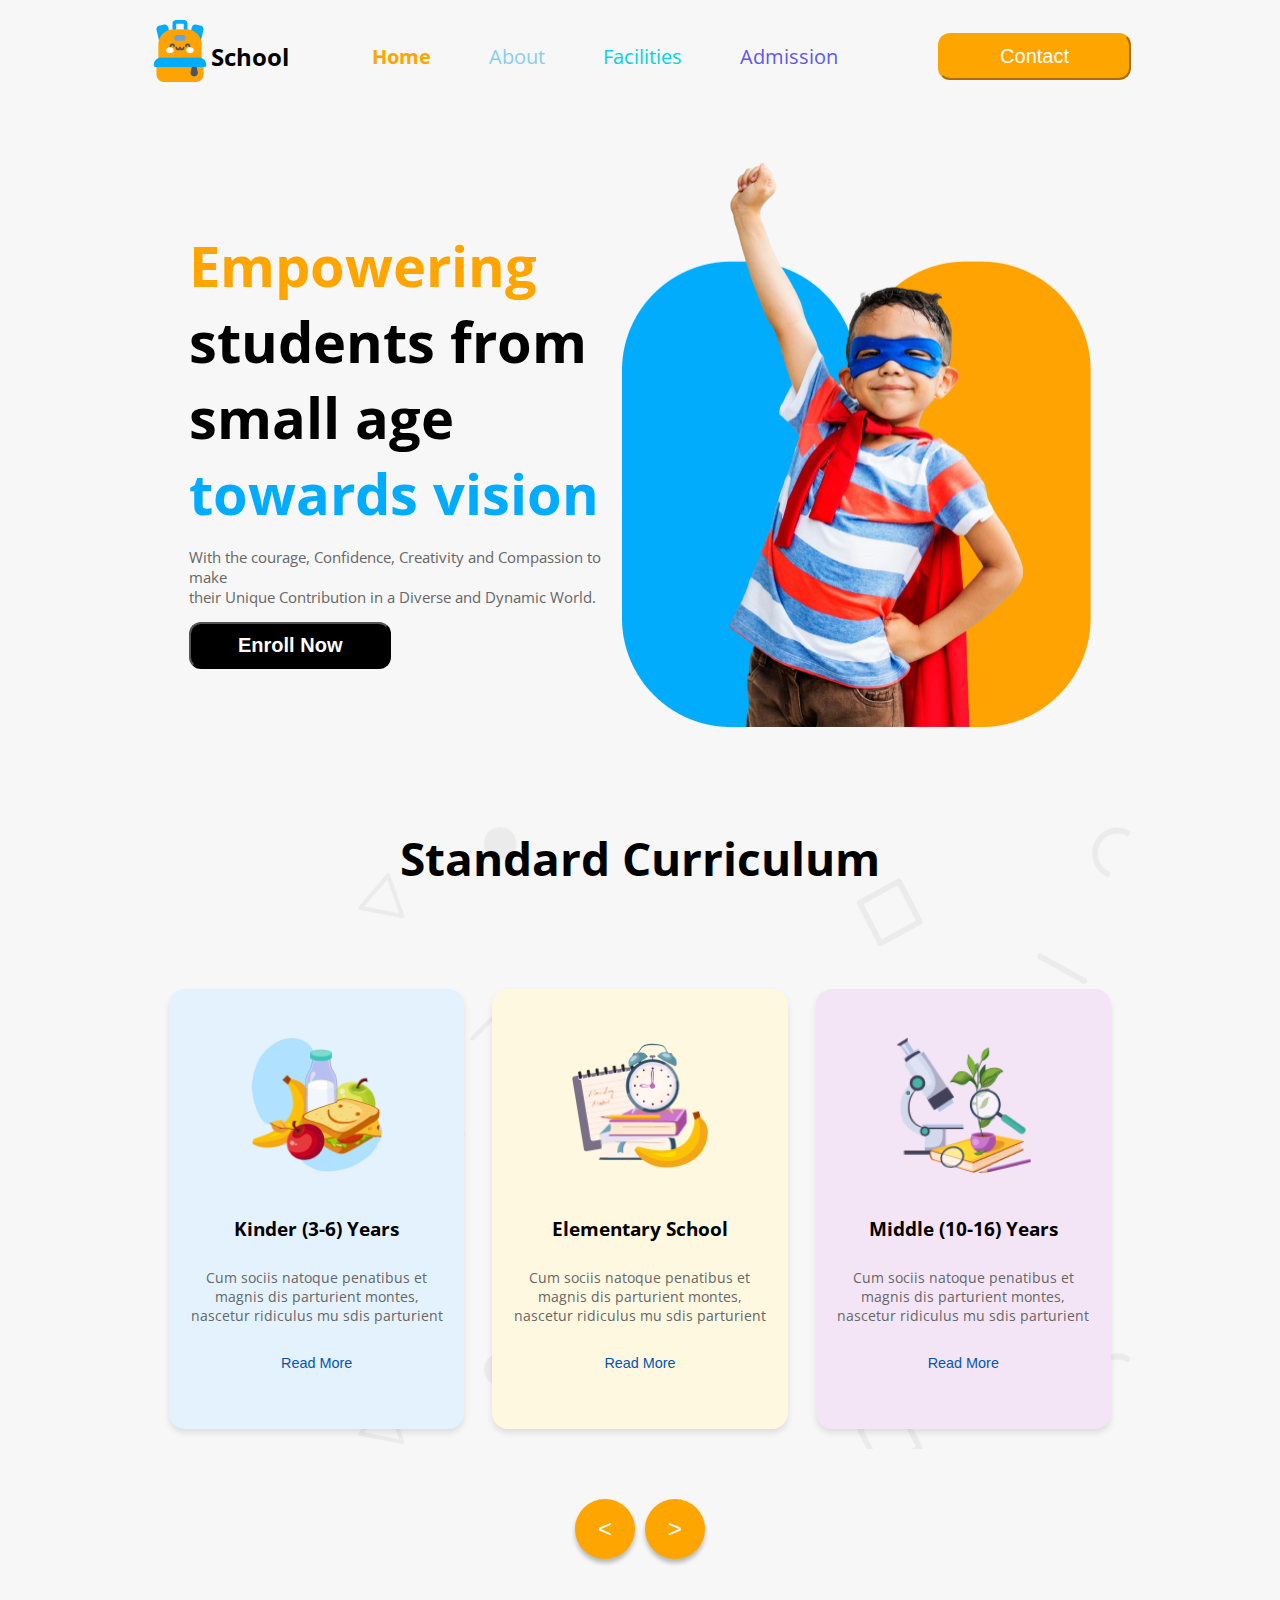
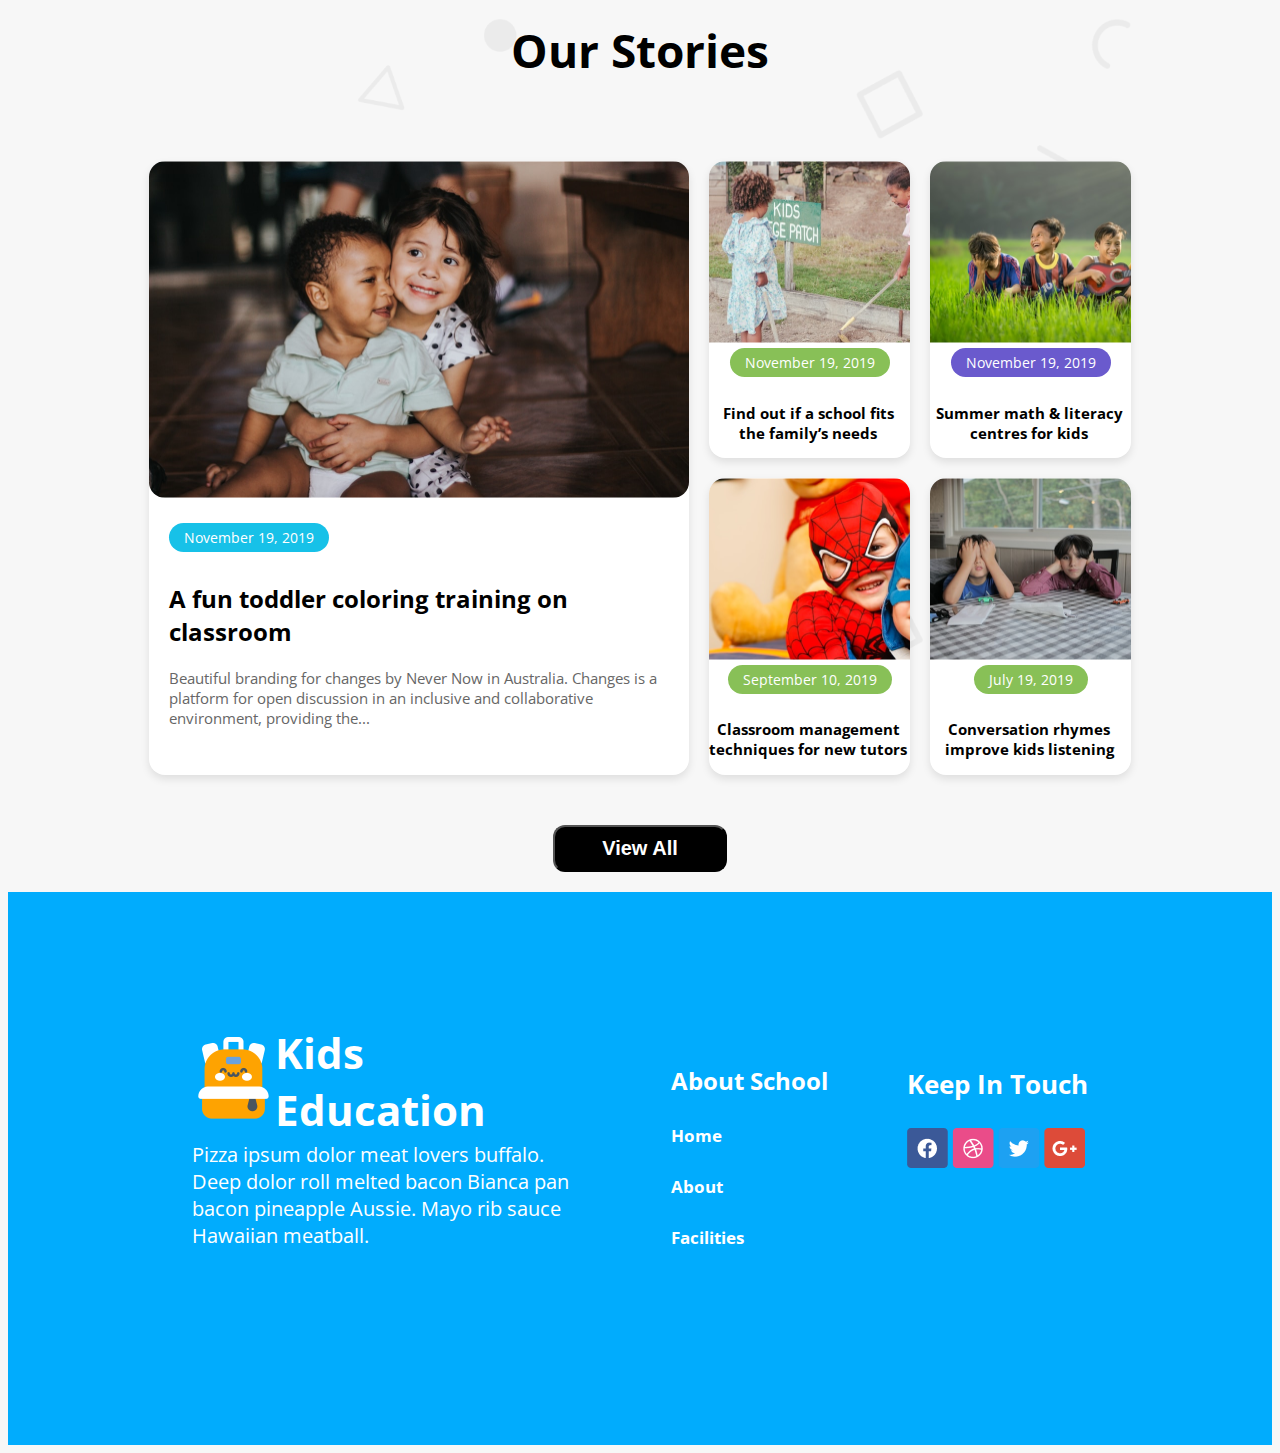
<file: index.html>
<!DOCTYPE html>
<html lang="en">
<head>
    <meta charset="UTF-8">
    <meta name="viewport" content="width=device-width, initial-scale=1.0">
    <link rel="preconnect" href="https://fonts.googleapis.com">
    <link rel="preconnect" href="https://fonts.gstatic.com" crossorigin>
    <link href="https://fonts.googleapis.com/css2?family=Fira+Sans:ital,wght@0,100;0,200;0,300;0,400;0,500;0,600;0,700;0,800;0,900;1,100;1,200;1,300;1,400;1,500;1,600;1,700;1,800;1,900&family=Open+Sans:ital,wght@0,300..800;1,300..800&family=Quicksand:wght@300..700&display=swap" rel="stylesheet">
    <link rel="stylesheet" href="./assi.css">
    <title>Document</title>
</head>
<body class="open-sans-normal body">
    <header >
        <section class="section">
            <div class="div">
            <div>
                <img src="./logo.png" alt="">
            </div>
            <div>
                <h2>
                    School
                </h2>
            </div>
        </div>
            <div>
            
             <nav>
             <ul >
                 <li><a class="list-1 home" href="">Home</a></li>
                 <li><a class="list-2 ab" href="">About</a></li>
                 <li><a  class="list-3 faci" href="">Facilities</a></li>
                 <li><a  class="list-4 Ad" href="">Admission</a></li>
                
             </ul>
              </nav>
             </div>
             <div> <li><a href=""><button class="brncon">Contact</button></a></li></div>
        </section>
        <section>
            <div class="banner section1">
                <div class="banner-conternt">
                  <p class="Banner-description dark2 "><span class="span1">Empowering</span>
                    <br>
                    students from small age <span class="span2"> towards vision</span></br></p>
                    <p>With the courage, Confidence, Creativity and 
                        Compassion to make <br> their Unique Contribution in a
                         Diverse and Dynamic World.</br></p>
                  <button class="btn ">Enroll Now</button>
          
                </div>
                <img class="Banner-pic" src="./hero-kids.png" alt="">
              </div>
        </section>
    </header>
    <main class="main">
        <section class="backing">
            <h1 class="h1">Standard Curriculum</h1>
            <div class="vision-containar">
               
                <div class="vision">
                    <img class="img" src="./kinder.png" alt="Kinder">
                    <h4 class="vision-title">Kinder (3-6) Years</h4>
                    <p class="vision-description">Cum sociis natoque penatibus et magnis
                        dis parturient montes, nascetur ridiculus
                        mu sdis parturient</p>
                    <button class="visionbutton1">Read More</button>
                </div>
               
                <div class="vision">
                    <img class="img" src="./elementary.png" alt="Elementary">
                    <h4 class="vision-title">Elementary School</h4>
                    <p class="vision-description">Cum sociis natoque penatibus et magnis
                        dis parturient montes, nascetur ridiculus
                        mu sdis parturient</p>
                    <button class="visionbutton2">Read More</button>
                </div>
               
                <div class="vision">
                    <img class="img" src="./middle.png" alt="Middle">
                    <h4 class="vision-title">Middle (10-16) Years</h4>
                    <p class="vision-description">Cum sociis natoque penatibus et magnis
                        dis parturient montes, nascetur ridiculus
                        mu sdis parturient</p>
                    <button class="visionbutton3">Read More</button>
                </div>
            </div>
        </section>
        <section>
            <div class="button-contain">
                <button class="arrow-btn"><span>&lt;</span></button>
                <button class="arrow-btn"><span>&gt;</span></button>
        
            </div>
        </section>
       <section class="backing">
        <h1 class="h1">
            Our Stories
        </h1>
        <div class="container">
            <div class="main-card">
                <img src="./story-1.png" alt="Toddler Coloring Training">
                <div class="content">
                    <span class="date blue">November 19, 2019</span>
                    <h2>A fun toddler coloring training on classroom</h2>
                    <p>Beautiful branding for changes by Never Now in Australia. Changes is a platform for open discussion in an inclusive and collaborative environment, providing the...</p>
                </div>
            </div>
            <div class="grid">
                <div class="card">
                    <img src="./story-2.png" alt="School Needs">
                    <span class="date green">November 19, 2019</span>
                    <h3>Find out if a school fits the family’s needs</h3>
                </div>
                <div class="card">
                    <img src="./story-3.png" alt="Summer Math">
                    <span class="date purple">November 19, 2019</span>
                    <h3>Summer math & literacy centres for kids</h3>
                </div>
                <div class="card">
                    <img src="./story-4.png" alt="Classroom Management">
                    <span class="date green">September 10, 2019</span>
                    <h3>Classroom management techniques for new tutors</h3>
                </div>
                <div class="card">
                    <img src="./story-5.png" alt="Kids Listening">
                    <span class="date green">July 19, 2019</span>
                    <h3>Conversation rhymes improve kids listening</h3>
                </div>
            </div>
        </div>

       </section>
       <section class="btn2 hide"> 
        <button class="btn1"> View All</button>
       </section >
    </main>
       <footer class="footer">
        <section class="sectionfoot">
        <section >
            <div class="divfoot">
            <div>
                <img class="imgfoot" src="./download.png" alt="">
            </div>
             <div>
                <h1 class="h1foot">Kids Education</h1>
            </div>
           </div>
           <div>
            <p class="pf">Pizza ipsum dolor meat lovers buffalo. Deep dolor roll melted bacon Bianca pan bacon pineapple Aussie. Mayo rib sauce Hawaiian meatball.</p>
           </div>

        </section>
        <section>
            <h3 class="h3">About School</h3>
            <div class="h5">
            <h5>Home</h5>
            <h5>About</h5>
            <h5>Facilities</h5>
        </div>
        </section>
        <section>
            <h3 class="keep"> Keep In Touch</h3>
            <div>
                <a href=""><img src="./fb.png" alt=""></a>
                <a href=""><img src="./dribble.png" alt=""></a>
                <a href=""><img src="./twitter.png" alt=""></a>
                <a href=""><img src="./google+.png" alt=""></a>
            </div>
        </section>
    </section>
       </footer>
    
    
    
</body>
</html>
</file>
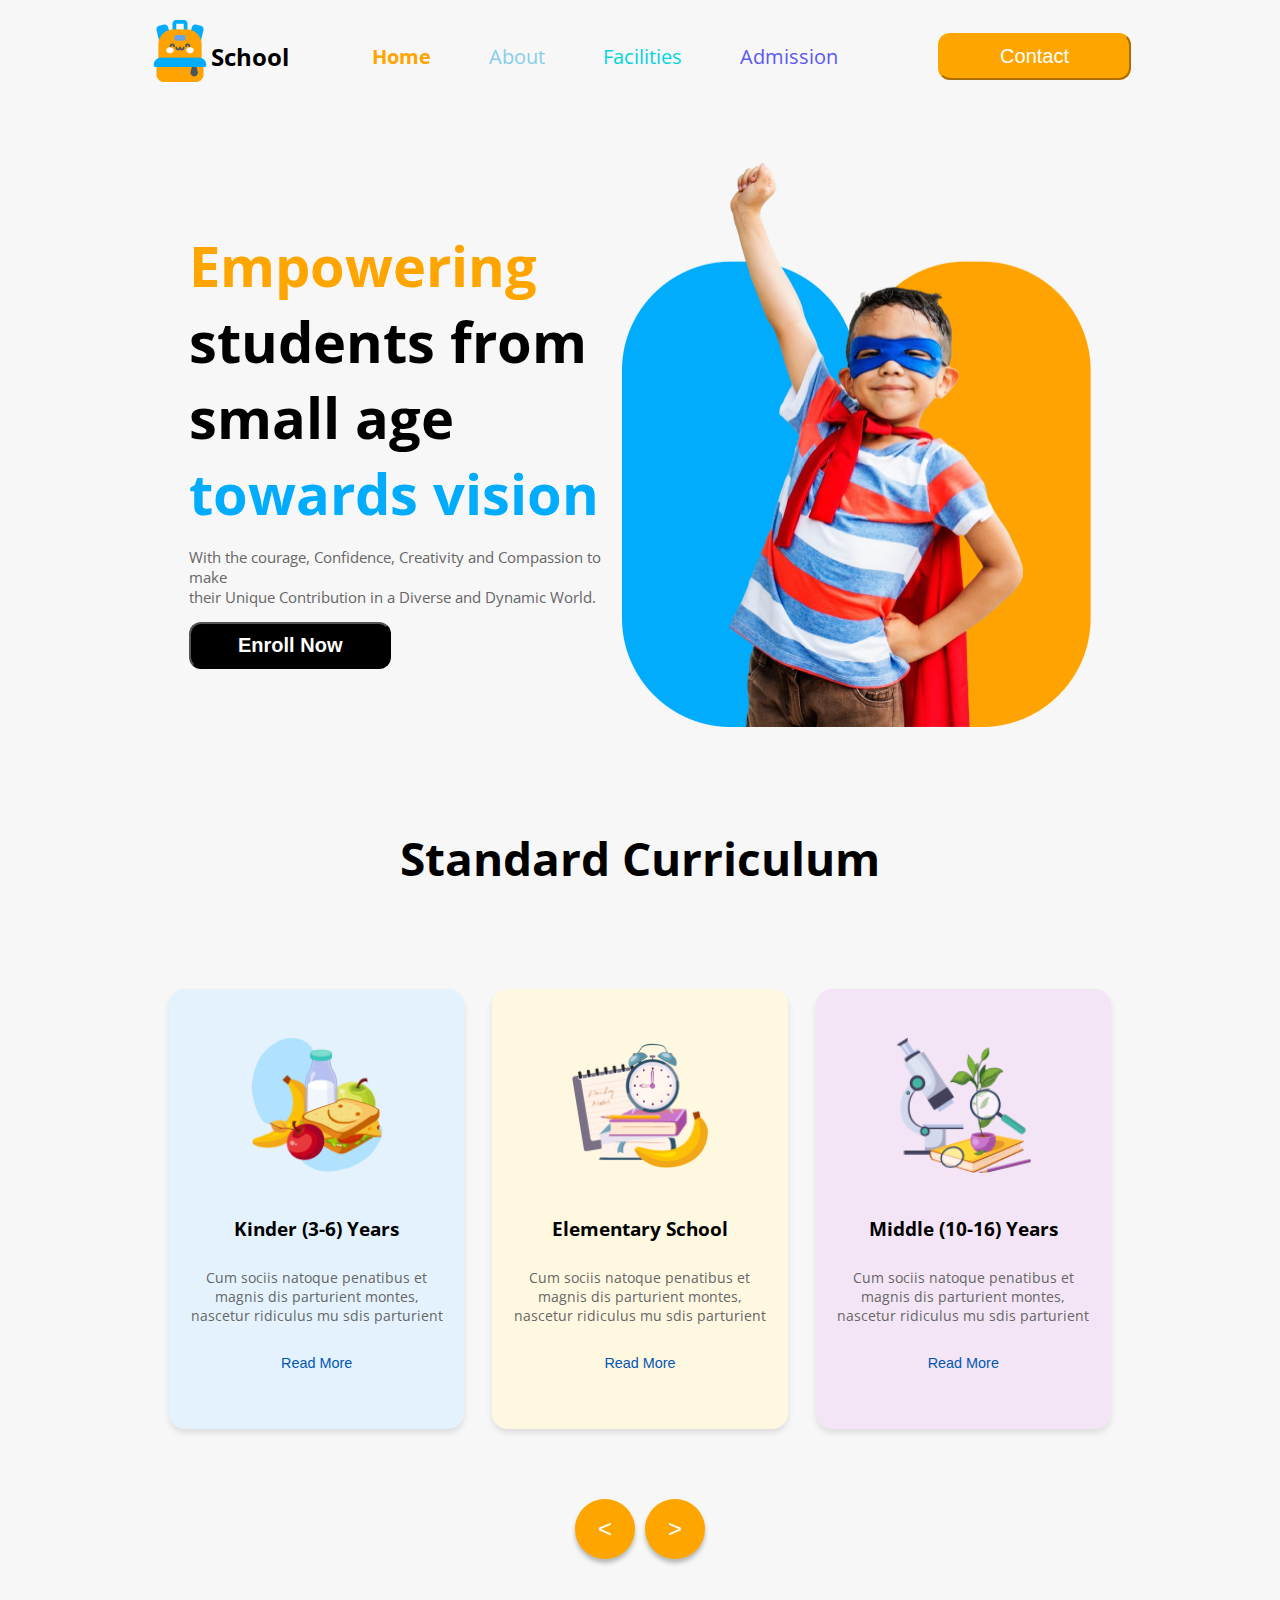
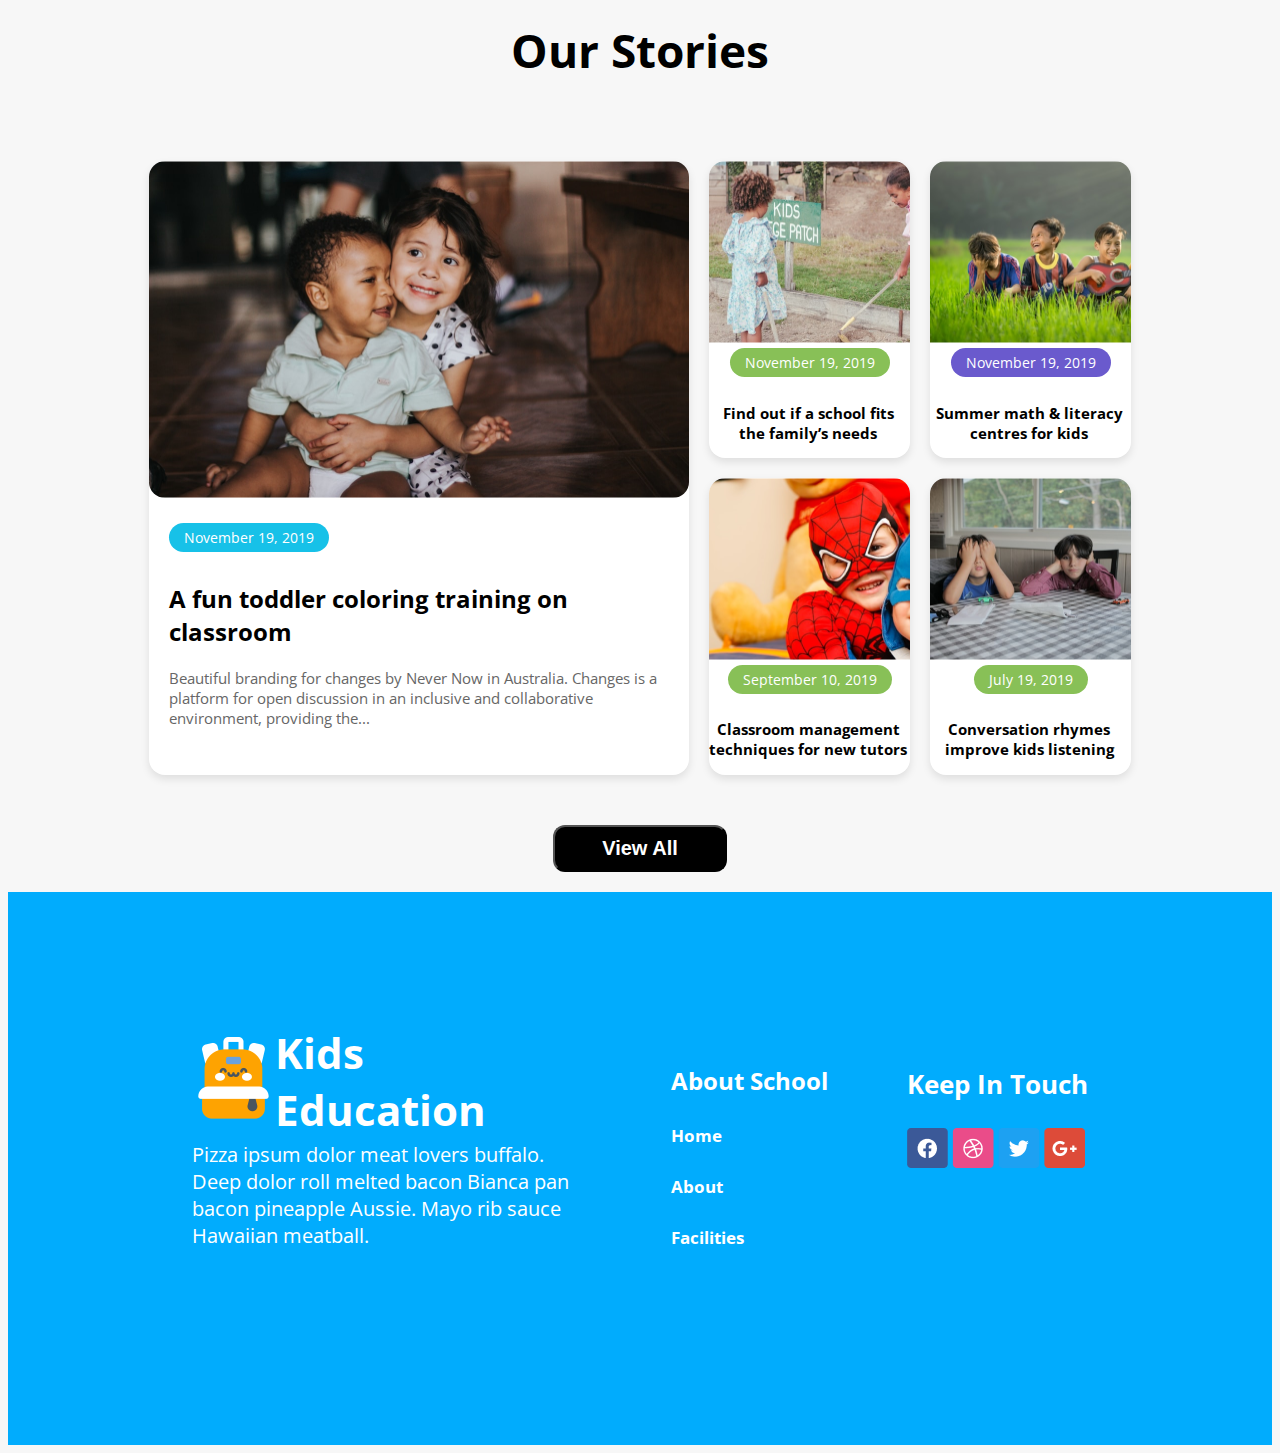
<file: assignment 2 .html>
<!DOCTYPE html>
<html lang="en">
<head>
    <meta charset="UTF-8">
    <meta name="viewport" content="width=device-width, initial-scale=1.0">
    <link rel="preconnect" href="https://fonts.googleapis.com">
    <link rel="preconnect" href="https://fonts.gstatic.com" crossorigin>
    <link href="https://fonts.googleapis.com/css2?family=Fira+Sans:ital,wght@0,100;0,200;0,300;0,400;0,500;0,600;0,700;0,800;0,900;1,100;1,200;1,300;1,400;1,500;1,600;1,700;1,800;1,900&family=Open+Sans:ital,wght@0,300..800;1,300..800&family=Quicksand:wght@300..700&display=swap" rel="stylesheet">
    <link rel="stylesheet" href="./assi.css">
    <title>Document</title>
</head>
<body class="open-sans-normal body">
    <header >
        <section class="section">
            <div class="div">
            <div>
                <img src="/logo.png" alt="">
            </div>
            <div>
                <h2>
                    School
                </h2>
            </div>
        </div>
            <div>
            
             <nav>
             <ul >
                 <li><a class="list-1 home" href="">Home</a></li>
                 <li><a class="list-2 ab" href="">About</a></li>
                 <li><a  class="list-3 faci" href="">Facilities</a></li>
                 <li><a  class="list-4 Ad" href="">Admission</a></li>
                
             </ul>
              </nav>
             </div>
             <div> <li><a href=""><button class="brncon">Contact</button></a></li></div>
        </section>
        <section>
            <div class="banner section1">
                <div class="banner-conternt">
                  <p class="Banner-description dark2 "><span class="span1">Empowering</span>
                    <br>
                    students from small age <span class="span2"> towards vision</span></br></p>
                    <p>With the courage, Confidence, Creativity and 
                        Compassion to make <br> their Unique Contribution in a
                         Diverse and Dynamic World.</br></p>
                  <button class="btn ">Enroll Now</button>
          
                </div>
                <img class="Banner-pic" src="/hero-kids.png" alt="">
              </div>
        </section>
    </header>
    <main class="main">
        <section>
            <h1 class="h1">Standard Curriculum</h1>
            <div class="vision-containar">
               
                <div class="vision">
                    <img class="img" src="/kinder.png" alt="Kinder">
                    <h4 class="vision-title">Kinder (3-6) Years</h4>
                    <p class="vision-description">Cum sociis natoque penatibus et magnis
                        dis parturient montes, nascetur ridiculus
                        mu sdis parturient</p>
                    <button class="visionbutton1">Read More</button>
                </div>
               
                <div class="vision">
                    <img class="img" src="/elementary.png" alt="Elementary">
                    <h4 class="vision-title">Elementary School</h4>
                    <p class="vision-description">Cum sociis natoque penatibus et magnis
                        dis parturient montes, nascetur ridiculus
                        mu sdis parturient</p>
                    <button class="visionbutton2">Read More</button>
                </div>
               
                <div class="vision">
                    <img class="img" src="/middle.png" alt="Middle">
                    <h4 class="vision-title">Middle (10-16) Years</h4>
                    <p class="vision-description">Cum sociis natoque penatibus et magnis
                        dis parturient montes, nascetur ridiculus
                        mu sdis parturient</p>
                    <button class="visionbutton3">Read More</button>
                </div>
            </div>
        </section>
        <section>
            <div class="button-contain">
                <button class="arrow-btn"><span>&lt;</span></button>
                <button class="arrow-btn"><span>&gt;</span></button>
        
            </div>
        </section>
       <section>
        <h1 class="h1">
            Our Stories
        </h1>
        <div class="container">
            <div class="main-card">
                <img src="/story-1.png" alt="Toddler Coloring Training">
                <div class="content">
                    <span class="date blue">November 19, 2019</span>
                    <h2>A fun toddler coloring training on classroom</h2>
                    <p>Beautiful branding for changes by Never Now in Australia. Changes is a platform for open discussion in an inclusive and collaborative environment, providing the...</p>
                </div>
            </div>
            <div class="grid">
                <div class="card">
                    <img src="/story-2.png" alt="School Needs">
                    <span class="date green">November 19, 2019</span>
                    <h3>Find out if a school fits the family’s needs</h3>
                </div>
                <div class="card">
                    <img src="/story-3.png" alt="Summer Math">
                    <span class="date purple">November 19, 2019</span>
                    <h3>Summer math & literacy centres for kids</h3>
                </div>
                <div class="card">
                    <img src="/story-4.png" alt="Classroom Management">
                    <span class="date green">September 10, 2019</span>
                    <h3>Classroom management techniques for new tutors</h3>
                </div>
                <div class="card">
                    <img src="/story-5.png" alt="Kids Listening">
                    <span class="date green">July 19, 2019</span>
                    <h3>Conversation rhymes improve kids listening</h3>
                </div>
            </div>
        </div>

       </section>
       <section class="btn2 hide"> 
        <button class="btn1"> View All</button>
       </section >
    </main>
       <footer class="footer">
        <section class="sectionfoot">
        <section >
            <div class="divfoot">
            <div>
                <img class="imgfoot" src="/download.png" alt="">
            </div>
             <div>
                <h1 class="h1foot">Kids Education</h1>
            </div>
           </div>
           <div>
            <p class="pf">Pizza ipsum dolor meat lovers buffalo. Deep dolor roll melted bacon Bianca pan bacon pineapple Aussie. Mayo rib sauce Hawaiian meatball.</p>
           </div>

        </section>
        <section>
            <h3 class="h3">About School</h3>
            <div class="h5">
            <h5>Home</h5>
            <h5>About</h5>
            <h5>Facilities</h5>
        </div>
        </section>
        <section>
            <h3 class="keep"> Keep In Touch</h3>
            <div>
                <a href=""><img src="/fb.png" alt=""></a>
                <a href=""><img src="/dribble.png" alt=""></a>
                <a href=""><img src="/twitter.png" alt=""></a>
                <a href=""><img src="/google+.png" alt=""></a>
            </div>
        </section>
    </section>
       </footer>
    
    
    
</body>
</html>
</file>
<file: assi.css>
.open-sans-normal {
    font-family: "Open Sans", serif;
    font-optical-sizing: auto;
    font-style: normal;
    font-variation-settings:
      "wdth" 100;
  }
  .body{
      background-color:rgba(247, 247, 247, 1);
      
  }
  .backing{
      background-image: url(./bg.png);
      background-size: contain;
      background-repeat: repeat;
  }
  .span1{
      color: orange;
  
  }
  .span2{
      color: #01ACFD;
  }
  .main{
      margin-left: 141px;
      margin-right: 141px;
     
  }
  
  .home{
      color: orange;
      font-size: 20px;
      font-weight: bold;
  }
  .ab{
      color: skyblue;
      font-size: 20px;
      font-weight: 100px;
  }
  .faci{
      color: #05D4DF;
      font-size: 20px;
      font-weight: 100px;
  }
  .Ad{
      color: #5D58EF;
      font-size: 20px;
      font-weight: 100px;
  }
  .brncon{
      background-color: orange;
      padding: 10px 60px;
      color: white;
      border-radius: 12px;
      border-color: orange;
      font-size: 20px;
      
  
  }
  
  .btn{
      background-color: black;
      color: white;
      padding: 10px 47px;
      border-radius: 12px;
      font-size: 20px;
      font-weight: bold;
  }
  .btn1{
      background-color: black;
      color: white;
      padding: 10px 47px;
      border-radius: 12px;
      font-size: 20px;
      font-weight: bold;
      text-align: center;
      
  }
  .btn2{
      justify-content: center; /* Horizontally center */
      align-items: center;
      display: flex;
  }
  .h1{
      font-size: 46px;
      font-weight: bold;
      text-align: center;
      margin-top: 60px;
      margin-bottom: 80px;
      align-items: center;
      justify-content: center;
  }
  .section{
      display: flex;
      margin-top: 20px;
      margin-bottom: 20px;
      margin-left: 141px;
      margin-right: 141px;
      justify-content: space-between;
      align-items: center;
      list-style-type: none;
  }
  .section1{
      
      margin-top: 20px;
      margin-bottom: 20px;
      margin-left: 141px;
      margin-right: 141px;
      
  }
  .section3{
      
  }
  
  .div{
      display: flex;
  }
  nav{
      display: flex;
      align-items: center;
      justify-content: space-between;
     
  }
  
  .nav-title{
    font-weight: 800;
    font-size: 32px;
  }
  
  nav ul{
    display:  flex;
    align-items: center;
  }
  
  nav ul li{
    list-style: none;
    margin-right: 58px;
    
  }
  
  nav li a {
    text-decoration: none;
    font-size: 20;
  }
  
  .banner{
  
      display: flex;
      align-items: center;
      justify-content: space-between;
      background-color:rgba(247, 247, 247, 1);
      border-radius: 24px;
      padding: 40px;
      margin-top: 20px;
      
      
    }
  
  
    .banner-conternt{
      max-width: 640px;
      max-height: 331 px;
      
     
    }
   
  
    .banner-title{
      font-size: 24px;
      font-weight: 500;
      margin-left: 0;
      margin-top: 0;
      
  
    }
  
    .Banner-description{
      margin-left: 0;
      margin-top: 16px;
      margin-right: 0px;
      margin-bottom: 0;
       font-size: 56px;
       font-weight: bold;
       color: black;
    }
  
    .Banner-pic{
      max-width: 468.61px;
      max-height: 575px;
      margin-left: 10px;
      
    }
    /* Vision */
    /* .vision-containar{
      display: flex;
      gap:28.29px;
      max-width: 1160 px;
      max-height: 481.5 px;
    } */
    .img{
      text-align: center;
      justify-content: center;
      align-items: center;
    }
  
    .vision-containar {
      display: flex;
      justify-content: space-between;
      gap: 28px;
      padding: 20px;
      align-items: center;
     
      
      
  }
  
  .vision {
      width: 300px; 
      height: 400px;
      display: flex;
      flex-direction: column;
      justify-content: center;
      align-items: center;
      padding: 20px;
      border-radius: 16px;
      background-color: #DEF5FF;
      text-align: center;
      box-shadow: 0 4px 6px rgba(0, 0, 0, 0.1); 
  }
  
  .vision img {
      width: 136px;
      height: 136px;
      object-fit: contain;
      margin-bottom: 16px;
  }
  
  .vision-title {
      font-size: 1.2rem;
      font-weight: bold;
      margin-bottom: 12px;
  }
  
  .vision-description {
      font-size: 0.9rem;
      color: #666;
      margin-bottom: 20px;
  }
  
  .visionbutton1 {
      padding: 10px 20px;
      background-color: #E3F2FD;
      color: #0056b3;
      border: none;
      border-radius: 8px;
      cursor: pointer;
      font-size: 0.9rem;
  }
  .visionbutton2 {
      padding: 10px 20px;
      background-color: #FFF8E1;
      color: #0056b3;
      border: none;
      border-radius: 8px;
      cursor: pointer;
      font-size: 0.9rem;
  }
  .visionbutton3 {
      padding: 10px 20px;
      background-color: #F3E5F5;
      color: #0056b3;
      border: none;
      border-radius: 8px;
      cursor: pointer;
      font-size: 0.9rem;
  }
  
  
  
  /* Background colors for specific cards */
  .vision:nth-child(1) {
      background-color: #E3F2FD; /* Kinder card */
  }
  
  .vision:nth-child(2) {
      background-color: #FFF8E1; /* Elementary card */
  }
  
  .vision:nth-child(3) {
      background-color: #F3E5F5; /* Middle card */
  }
  
  
  .button-contain{
      display: flex;
      justify-content: center;
      align-items: center;
      gap:10px;
      margin: 50px;
  
  }
  .arrow-btn{
      width: 60px;
      height: 60px;
      background-color:orange;
      border: none;
      border-radius: 50%;
  
      box-shadow: 0px 4px 4px 0px rgba(0, 0, 0, 0.25) ;
  }
  .arrow-btn span{
      font-size: 24px;
      color: white;
      font-weight: solid;
  }
  
  .container {
      display: flex;
      gap: 20px;
      max-width: 1160px;
      max-height: 630.52px;
      margin: 50px auto;
      
  }
  
  .main-card {
      flex: 1.5;
      background: #FFFFFF;
      border-radius: 16px;
      max-width: 540.27px;
      max-height: 630.52px;
      box-shadow: 0 4px 8px rgba(0,0,0,0.1);
  }
  
  .main-card img {
      width: 540px;
      height: 337px;
      border-radius: 16px;
  }
  
  .content {
      padding: 20px;
  }
  
  .date {
      display: inline-block;
      padding: 5px 15px;
      border-radius: 20px;
      color: #fff;
      font-size: 14px;
      margin-bottom: 10px;
      margin-top: 0px;
  }
  
  .blue { background: #17c1e8; }
  .green { background: #88c057; }
  .purple { background: #6a5acd; }
  
  h2 {
      font-size: 24px;
      margin-bottom: 20px;
      font-weight: Medium;
  }
  
  p {
      font-size: 15.34px;
      color: #666;
  }
  
  .grid {
      display: grid;
      flex: 1;
      grid-template-columns: repeat(2, 1fr);
      gap: 20px;
  }
  
  .card {
      background: #FFFFFF;
      border-radius: 16px;
      overflow: hidden;
      box-shadow: 0 4px 8px rgba(0,0,0,0.1);
      text-align: center;
  }
  
  .card img {
      width: 291px;
      height: 182px;
  }
  
  .card h3 {
      font-size: 15.34px;
      font-weight: bold;
      color: #000000;
      max-width: 198px;
     
  
      
  }
  
  .footer{
      
      background-color: #01ACFD;
      margin-top: 20px;
      background-size: 1439px 519px;
      padding:148px  184px  ;
      
    
      
     
  }
  .pf{
      max-width: 400px;
      max-height: 100px;
      font-size: 20px;
      font-weight: 100px;
      color: white;
  }
  .h1foot{
      font-size: 42.14px;
      font-weight: bold;
      color: white;
  }
  
  .sectionfoot{
      /* margin-left: 140px;
      margin-right: 228px; */
      display: flex;
      justify-content: space-between;
      margin-bottom: 20px;
      
  
  }
  .imgfoot{
      width: 82.9px;
      height: 81.65px ;
  
  }
  .divfoot{
      display: flex;
      justify-content: center;
      align-items: center;
      max-width: 299.71px;
      max-height: 81.65px;
  }
  .h3{
      font-size: 24px;
      font-weight: bold;
      color: white;
  }
  
  .h5{
      font-size: 20px;
      color: white;
      margin-bottom: 20px;
      font-weight: 100px;
  
  }
  .keep{
      font-size: 26px;
      font-weight: bold;
      color: white;
  }
  
  /* Responsive */
  
  @media screen and (max-width: 576px) {
      .main {
          margin: 0 10px; 
  
      }
      .vision-containar {
          flex-direction: column; 
      }
      
      .container{
          flex-direction: column;
          margin-bottom: 500px;
      }
      .section {
          margin: 10px; 
          flex-direction: column; 
      }
      .banner {
          padding: 10px; 
          flex-direction: column; 
      }
      .vision {
          padding: 10px; 
          width: 100%; 
      }
      .button-contain {
          flex-direction: column; 
          gap: 10px; 
      }
      .arrow-btn {
          width: 50px; 
          height: 50px;
      }
      .main-card img {
          width: 100%; 
          height: auto; 
      }
      .card img {
          width: 100%; 
          height: auto; 
      }
      .footer {
          padding: 10px; 
          flex-direction: column; 
          margin-bottom: 220px;
      }
      .sectionfoot {
          flex-direction: column; 
          align-items: center; 
      }
      .h5 {
          text-align: center; 
      }
  }
</file>
